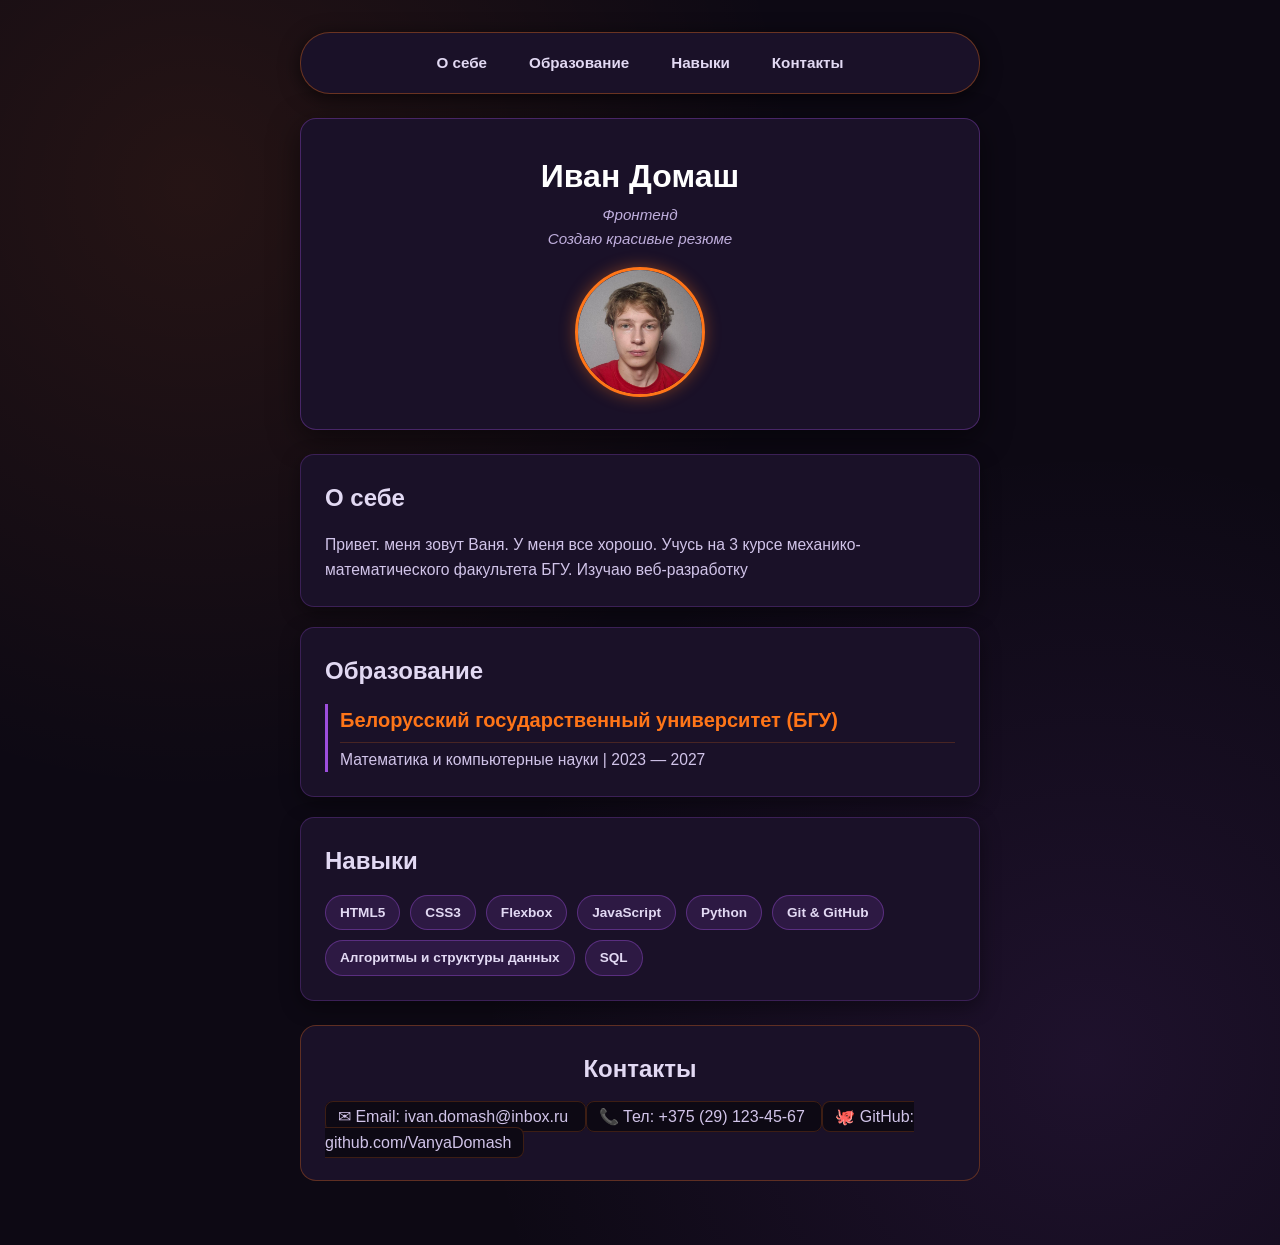
<file: task1/index.html>
<!DOCTYPE html>
<html lang="ru">
<head>
    <meta charset="UTF-8">
    <meta name="viewport" content="width=device-width, initial-scale=1.0">
    <title>Резюме — Иван Домаш</title>
    <link rel="stylesheet" href="style.css">
</head>
<body>

    <nav class="navigation">
        <a href="#about" class="nav-link">О себе</a>
        <a href="#education" class="nav-link">Образование</a>
        <a href="#skills" class="nav-link">Навыки</a>
        <a href="#contacts" class="nav-link">Контакты</a>
    </nav>

    <header class="header">
        <div class="header-info">
            <h1 class="header-name">Иван Домаш</h1>
            <p class="header-title">Фронтенд</p>
            <p class="header-tagline">Создаю красивые резюме</p>
        </div>
        <img class="avatar" src="avatar.jpg" alt="Фотография профиля">
    </header>

    <main class="main-content">

        <article id="about" class="section-card">
            <h2 class="section-title">О себе</h2>
            <p class="bio-text">
                 Привет. меня зовут Ваня. У меня все хорошо. Учусь на 3 курсе механико-математического факультета БГУ. Изучаю веб-разработку
            </p>
        </article>

        <section id="education" class="section-card">
            <h2 class="section-title">Образование</h2>
            <ul class="education-list">
                <li class="education-item">
                    <h3 class="education-institution">Белорусский государственный университет (БГУ)</h3>
                    <p class="education-meta">Математика и компьютерные науки | 2023 — 2027</p>
                </li>
            </ul>
        </section>

        <section id="skills" class="section-card">
            <h2 class="section-title">Навыки</h2>
            <div class="skills-wrapper">
                <span class="skill">HTML5</span>
                <span class="skill">CSS3</span>
                <span class="skill">Flexbox</span>
                <span class="skill">JavaScript</span>
                <span class="skill">Python</span>
                <span class="skill">Git & GitHub</span>
                <span class="skill">Алгоритмы и структуры данных</span>
                <span class="skill">SQL</span>
            </div>
        </section>

    </main>

    <footer id="contacts" class="footer">
        <h2 class="section-title">Контакты</h2>
        <div class="contacts-wrapper">
            <a href="mailto:ivan.domash@inbox.ru" class="contact-link">
                ✉ Email: ivan.domash@inbox.ru
            </a>
            <a href="tel:+375291234567" class="contact-link">
                📞 Тел: +375 (29) 123-45-67
            </a>
            <a href="https://github.com/VanyaDomash" target="_blank" rel="noopener noreferrer" class="contact-link">
                🐙 GitHub: github.com/VanyaDomash
            </a>
        </div>
    </footer>

</body>
</html>
</file>
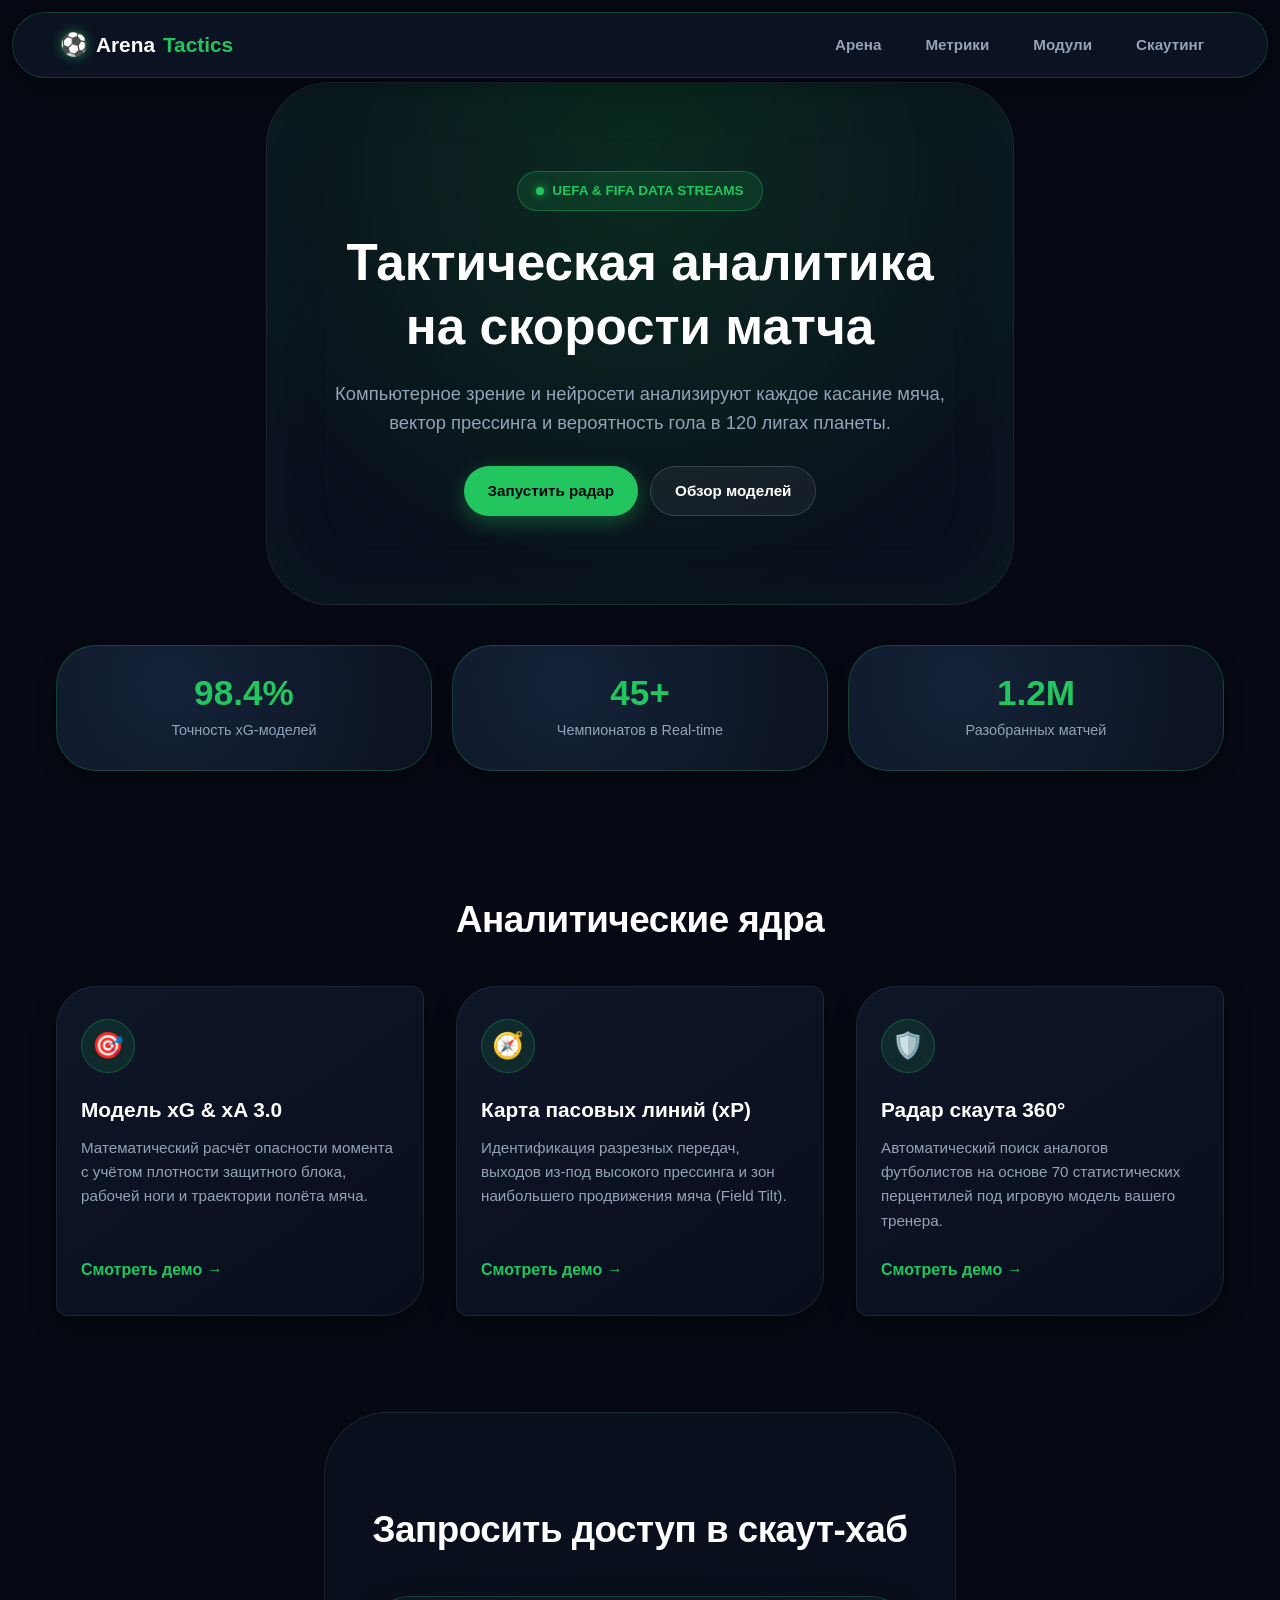
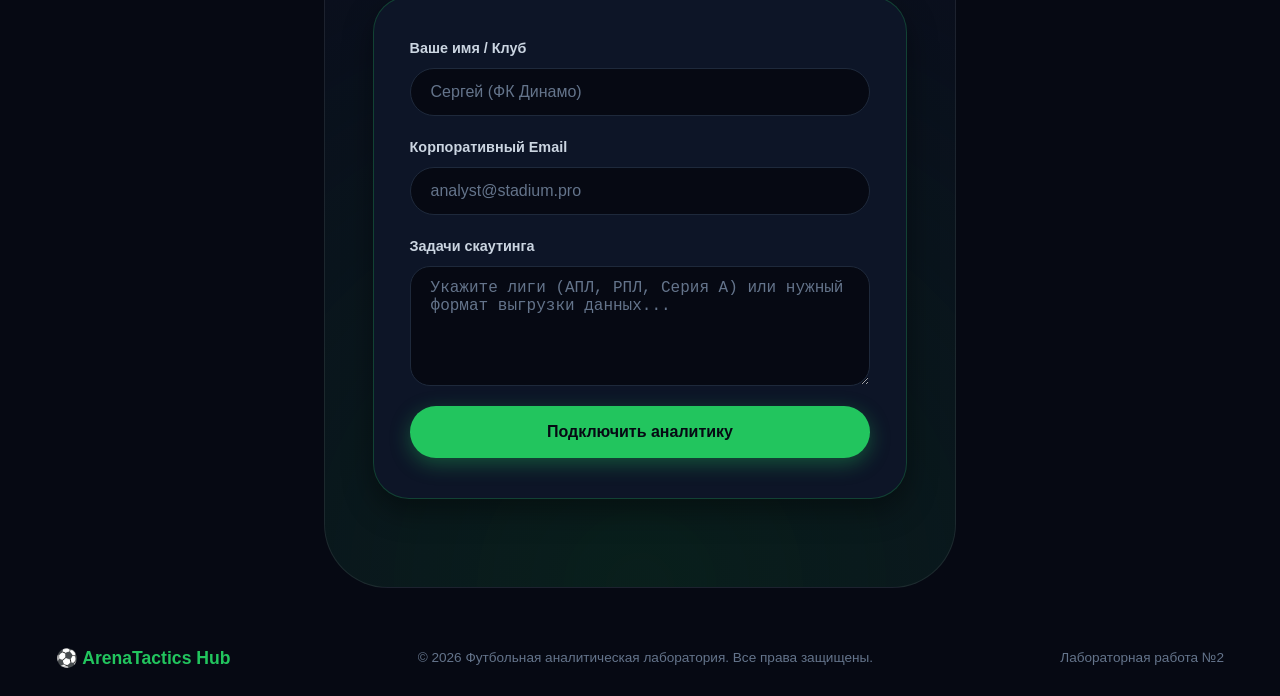
<file: task2/index.html>
<!DOCTYPE html>
<html lang="ru">
<head>
  <meta charset="utf-8">
  <meta name="viewport" content="width=device-width, initial-scale=1">
  <title>ArenaTactics — Футбольная аналитика и xG-скаутинг</title>
  <link rel="stylesheet" href="style.css">
</head>
<body>

  <div class="page-layout">
    
    <!-- ШАПКА: ОБТЕКАЕМЫЙ БАР СО СТАДИОННЫМ СКРУГЛЕНИЕМ -->
    <header class="header-section">
      <div class="container header-container">
        <a href="#" class="logo">
          <span class="logo-ball">⚽</span> Arena<span class="logo-glow">Tactics</span>
        </a>

        <!-- Скрытый чекбокс-переключатель бургера -->
        <input type="checkbox" id="burger-toggle" class="burger-checkbox" aria-label="Открыть мобильное меню">

        <!-- Кнопка-гамбургер (touch-friendly 44x44px) -->
        <label for="burger-toggle" class="burger-btn" aria-label="Кнопка меню">
          <span class="burger-line"></span>
          <span class="burger-line"></span>
          <span class="burger-line"></span>
        </label>

        <!-- Навигационное меню -->
        <nav class="nav-menu">
          <ul class="nav-list">
            <li><a href="#hero" class="nav-link">Арена</a></li>
            <li><a href="#stats" class="nav-link">Метрики</a></li>
            <li><a href="#modules" class="nav-link">Модули</a></li>
            <li><a href="#contact" class="nav-link">Скаутинг</a></li>
          </ul>
        </nav>
      </div>
    </header>

    <!-- ГЕРОЙ-СЕКЦИЯ: КУПОЛ СТАДИОНА (HERO DOME) -->
    <section class="hero-section" id="hero">
      <div class="container hero-container">
        <div class="ball-badge">
          <span class="pulse-dot"></span> UEFA & FIFA Data Streams
        </div>
        <h1 class="hero-title">Тактическая аналитика на скорости матча</h1>
        <p class="hero-desc">
          Компьютерное зрение и нейросети анализируют каждое касание мяча, вектор прессинга и вероятность гола в 120 лигах планеты.
        </p>
        <div class="hero-actions">
          <a href="#contact" class="btn-primary">Запустить радар</a>
          <a href="#modules" class="btn-secondary">Обзор моделей</a>
        </div>
      </div>
    </section>

    <!-- НОВАЯ СЕКЦИЯ: ТУРНИРНЫЕ СФЕРИЧЕСКИЕ ИНДИКАТОРЫ (KPI) -->
    <section class="stats-section" id="stats">
      <div class="container">
        <div class="stats-grid">
          <div class="stat-sphere">
            <span class="stat-value">98.4%</span>
            <span class="stat-label">Точность xG-моделей</span>
          </div>
          <div class="stat-sphere">
            <span class="stat-value">45+</span>
            <span class="stat-label">Чемпионатов в Real-time</span>
          </div>
          <div class="stat-sphere">
            <span class="stat-value">1.2M</span>
            <span class="stat-label">Разобранных матчей</span>
          </div>
        </div>
      </div>
    </section>

    <!-- СЕКЦИЯ МОДУЛЕЙ С ГЕОМЕТРИЕЙ ФУТБОЛЬНОГО МЯЧА -->
    <section class="services-section" id="modules">
      <div class="container">
        <h2 class="section-title">Аналитические ядра</h2>
        <div class="services-grid">
          
          <article class="service-card">
            <div class="card-sphere-icon">🎯</div>
            <h3 class="card-title">Модель xG & xA 3.0</h3>
            <p class="card-text">
              Математический расчёт опасности момента с учётом плотности защитного блока, рабочей ноги и траектории полёта мяча.
            </p>
            <a href="#contact" class="card-link">Смотреть демо &rarr;</a>
          </article>

          <article class="service-card">
            <div class="card-sphere-icon">🧭</div>
            <h3 class="card-title">Карта пасовых линий (xP)</h3>
            <p class="card-text">
              Идентификация разрезных передач, выходов из-под высокого прессинга и зон наибольшего продвижения мяча (Field Tilt).
            </p>
            <a href="#contact" class="card-link">Смотреть демо &rarr;</a>
          </article>

          <article class="service-card">
            <div class="card-sphere-icon">🛡️</div>
            <h3 class="card-title">Радар скаута 360°</h3>
            <p class="card-text">
              Автоматический поиск аналогов футболистов на основе 70 статистических перцентилей под игровую модель вашего тренера.
            </p>
            <a href="#contact" class="card-link">Смотреть демо &rarr;</a>
          </article>

        </div>
      </div>
    </section>

    <!-- СЕКЦИЯ ОБРАТНОЙ СВЯЗИ: СТАДИОННАЯ ОБТЕКАЕМАЯ ФОРМА -->
    <section class="contact-section" id="contact">
      <div class="container">
        <h2 class="section-title">Запросить доступ в скаут-хаб</h2>
        
        <form class="contact-form">
          <div class="form-group">
            <label for="name" class="form-label">Ваше имя / Клуб</label>
            <input type="text" id="name" name="name" class="form-input" placeholder="Сергей (ФК Динамо)" required>
          </div>

          <div class="form-group">
            <label for="email" class="form-label">Корпоративный Email</label>
            <input type="email" id="email" name="email" class="form-input" placeholder="analyst@stadium.pro" required>
          </div>

          <div class="form-group">
            <label for="message" class="form-label">Задачи скаутинга</label>
            <textarea id="message" name="message" class="form-textarea" placeholder="Укажите лиги (АПЛ, РПЛ, Серия А) или нужный формат выгрузки данных..." required></textarea>
          </div>

          <button type="submit" class="btn-submit">Подключить аналитику</button>
        </form>
      </div>
    </section>

    <!-- ПОДВАЛ -->
    <footer class="footer-section">
      <div class="container footer-container">
        <div class="footer-logo">⚽ ArenaTactics Hub</div>
        <p class="footer-text">&copy; 2026 Футбольная аналитическая лаборатория. Все права защищены.</p>
        <p class="footer-text">Лабораторная работа №2</p>
      </div>
    </footer>

  </div>

</body>
</html>
</file>
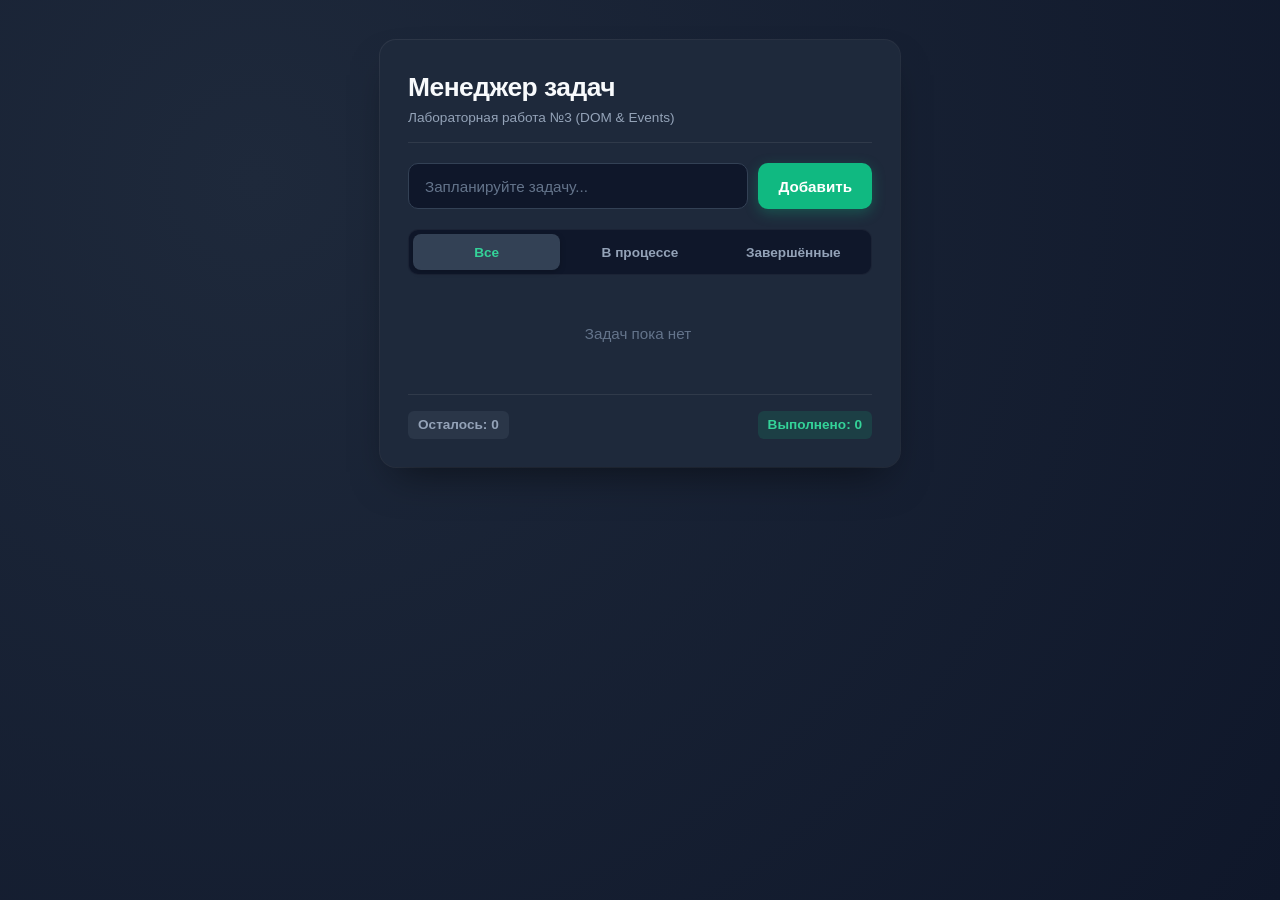
<file: task3/index.html>
<!DOCTYPE html>
<html lang="ru">
<head>
  <meta charset="UTF-8">
  <meta name="viewport" content="width=device-width, initial-scale=1.0">
  <title>Todo List — Лабораторная работа №3</title>
  <link rel="stylesheet" href="style.css">
  <script src="script.js" defer></script>
  <link rel="icon" href="data:,">
</head>
<body>

  <main class="todo-app">
    <header class="app-header">
      <h1 class="app-title">Менеджер задач</h1>
      <p class="app-subtitle">Лабораторная работа №3 (DOM & Events)</p>
    </header>

    <!-- Форма ввода новой задачи -->
    <form class="todo-form" id="todo-form">
      <div class="input-wrapper">
        <input 
          type="text" 
          id="todo-input" 
          class="todo-input" 
          placeholder="Запланируйте задачу..." 
          autocomplete="off"
        >
        <span class="error-message" id="error-message">Введите текст задачи</span>
      </div>
      <button type="submit" class="btn btn-add" id="add-btn">Добавить</button>
    </form>

    <!-- Панель фильтров -->
    <nav class="filter-panel" aria-label="Фильтры задач">
      <button type="button" class="btn-filter active" data-filter="all">Все</button>
      <button type="button" class="btn-filter" data-filter="active">В процессе</button>
      <button type="button" class="btn-filter" data-filter="completed">Завершённые</button>
    </nav>

    <!-- Контейнер для динамического списка задач -->
    <ul class="todo-list" id="todo-list"></ul>

    <!-- Подвал со счётчиками -->
    <footer class="app-footer">
      <span class="counter-badge counter-active" id="items-left">Осталось: 0</span>
      <span class="counter-badge counter-completed" id="items-completed">Выполнено: 0</span>
    </footer>
  </main>

</body>
</html>
</file>
<file: task1/style.css>
* {
  box-sizing: border-box;
  margin: 0;
  padding: 0;
}

body {
  font-family: -apple-system, BlinkMacSystemFont, "Segoe UI", Roboto, sans-serif;
  background-color: #0d0914; /* Темная хеллоуинская ночь */
  background-image: 
    radial-gradient(circle at 15% 15%, rgba(255, 117, 24, 0.1) 0%, transparent 40%),
    radial-gradient(circle at 85% 85%, rgba(157, 78, 221, 0.12) 0%, transparent 40%);
  color: #e2d9f3;
  line-height: 1.6;
  display: flex;
  flex-direction: column;
  align-items: center;
  min-height: 100vh;
  padding: 32px 16px 64px;
  gap: 24px;
}

/* Принудительный размер фото, чтобы не растягивалось */
img {
  width: 130px;
  height: 130px;
  max-width: 130px;
  max-height: 130px;
  object-fit: cover;
  border-radius: 50%;
  display: block;
  border: 3px solid #ff7518;
  box-shadow: 0 0 16px rgba(255, 117, 24, 0.4);
}

/* =========================================================
   2. НАВИГАЦИЯ (FLEXBOX В РЯД)
   ========================================================= */
nav {
  display: flex;
  flex-direction: row;
  justify-content: center;
  align-items: center;
  flex-wrap: wrap;
  gap: 14px;
  width: 100%;
  max-width: 680px;
  padding: 12px 20px;
  background-color: #1a1128;
  border: 1px solid rgba(255, 117, 24, 0.35);
  border-radius: 30px;
  box-shadow: 0 4px 20px rgba(0, 0, 0, 0.6);
}

nav a {
  color: #e2d9f3;
  text-decoration: none;
  font-size: 0.95rem;
  font-weight: 600;
  padding: 6px 14px;
  border-radius: 20px;
  transition: all 0.2s ease;
}

nav a:hover {
  color: #0d0914;
  background-color: #ff7518;
  box-shadow: 0 0 10px rgba(255, 117, 24, 0.5);
}

/* =========================================================
   3. ШАПКА / HEADER
   ========================================================= */
header {
  display: flex;
  flex-direction: column;
  align-items: center;
  justify-content: center;
  text-align: center;
  gap: 16px;
  width: 100%;
  max-width: 680px;
  padding: 32px 24px;
  background-color: #1a1128;
  border: 1px solid rgba(157, 78, 221, 0.35);
  border-radius: 16px;
  box-shadow: 0 8px 30px rgba(0, 0, 0, 0.5);
}

header h1 {
  font-size: 2rem;
  font-weight: 700;
  color: #ffffff;
}

header h2 {
  font-size: 1.15rem;
  font-weight: 600;
  color: #ff7518;
}

header p {
  font-size: 0.95rem;
  color: #bfaedc;
  font-style: italic;
  max-width: 480px;
}

/* =========================================================
   4. ОСНОВНЫЕ СЕКЦИИ
   ========================================================= */
main {
  display: flex;
  flex-direction: column;
  gap: 20px;
  width: 100%;
  max-width: 680px;
}

section, article {
  display: flex;
  flex-direction: column;
  gap: 14px;
  padding: 24px;
  background-color: #1a1128;
  border: 1px solid rgba(157, 78, 221, 0.25);
  border-radius: 14px;
  box-shadow: 0 6px 20px rgba(0, 0, 0, 0.4);
}

h3 {
  font-size: 1.25rem;
  font-weight: 700;
  color: #ff7518;
  border-bottom: 1px solid rgba(255, 117, 24, 0.2);
  padding-bottom: 6px;
}

p {
  color: #d1c4e9;
  font-size: 0.98rem;
}

/* Списки */
ul, ol {
  display: flex;
  flex-direction: column;
  gap: 12px;
  list-style: none;
}

li {
  display: flex;
  flex-direction: column;
  gap: 4px;
  padding-left: 12px;
  border-left: 3px solid #9d4edd;
}

/* Чипсы / Навыки */
section div, article div {
  display: flex;
  flex-direction: row;
  flex-wrap: wrap;
  gap: 10px;
}

span {
  display: inline-flex;
  align-items: center;
  padding: 6px 14px;
  background-color: rgba(157, 78, 221, 0.15);
  color: #e2d9f3;
  border: 1px solid rgba(157, 78, 221, 0.4);
  border-radius: 20px;
  font-size: 0.85rem;
  font-weight: 600;
  transition: all 0.2s ease;
}

span:hover {
  background-color: #ff7518;
  color: #0d0914;
  border-color: #ff7518;
}

/* =========================================================
   5. ПОДВАЛ / КОНТАКТЫ
   ========================================================= */
footer {
  display: flex;
  flex-direction: column;
  align-items: center;
  gap: 16px;
  width: 100%;
  max-width: 680px;
  padding: 24px;
  background-color: #1a1128;
  border: 1px solid rgba(255, 117, 24, 0.3);
  border-radius: 16px;
}

footer a {
  color: #d1c4e9;
  text-decoration: none;
  padding: 6px 12px;
  background-color: #0d0914;
  border-radius: 8px;
  border: 1px solid rgba(255, 117, 24, 0.2);
  transition: all 0.2s ease;
}

footer a:hover {
  color: #ffffff;
  border-color: #ff7518;
  background-color: rgba(255, 117, 24, 0.2);
}
</file>
<file: task2/style.css>
/* ==========================================================================
   0. СБРОС И БАЗОВЫЕ НАСТРОЙКИ (DARK FOOTBALL STADIUM THEME)
   ========================================================================== */
*,
*::before,
*::after {
  box-sizing: border-box;
  margin: 0;
  padding: 0;
}

body {
  font-family: -apple-system, BlinkMacSystemFont, "Segoe UI", Roboto, "Helvetica Neue", Arial, sans-serif;
  line-height: 1.6;
  color: #f1f5f9;
  background-color: #060913; /* Глубокий ночной газон */
  overflow-x: hidden;
}

a {
  color: inherit;
  text-decoration: none;
}

ul {
  list-style: none;
}

/* ==========================================================================
   1. СТРУКТУРНАЯ СЕТКА СТРАНИЦЫ (CSS GRID) — MOBILE FIRST (до 767px)
   ========================================================================== */
.page-layout {
  display: grid;
  grid-template-columns: 100%;
  grid-template-rows: auto auto auto 1fr auto auto;
  grid-template-areas:
    "header"
    "hero"
    "stats"
    "services"
    "contact"
    "footer";
  min-height: 100vh;
  gap: 16px;
}

.header-section   { grid-area: header; }
.hero-section     { grid-area: hero; }
.stats-section    { grid-area: stats; }
.services-section { grid-area: services; }
.contact-section  { grid-area: contact; }
.footer-section   { grid-area: footer; }

.container {
  width: 100%;
  max-width: 1200px;
  margin: 0 auto;
  padding: 0 16px;
}

.section-title {
  font-size: 1.85rem;
  font-weight: 800;
  text-align: center;
  margin-bottom: 28px;
  color: #ffffff;
  letter-spacing: -0.5px;
}

/* ==========================================================================
   2. ШАПКА: СТАДИОННАЯ ОБТЕКАЕМАЯ КАПСУЛА И БУРГЕР НА ЧИСТОМ CSS
   ========================================================================== */
.header-section {
  position: sticky;
  top: 12px;
  margin: 0 12px;
  border-radius: 40px; /* Скругление капсулы */
  background: rgba(13, 20, 36, 0.88);
  backdrop-filter: blur(12px);
  border: 1px solid rgba(34, 197, 94, 0.25);
  box-shadow: 0 8px 32px rgba(0, 0, 0, 0.4);
  z-index: 1000;
}

.header-container {
  display: flex;
  align-items: center;
  justify-content: space-between;
  height: 64px;
  padding: 0 20px;
  position: relative;
}

.logo {
  font-size: 1.3rem;
  font-weight: 800;
  color: #ffffff;
  display: inline-flex;
  align-items: center;
  gap: 8px;
}

.logo-ball {
  font-size: 1.4rem;
  filter: drop-shadow(0 0 6px rgba(34, 197, 94, 0.6));
}

.logo-glow {
  color: #22c55e; /* Электрический салатовый цвет газона */
}

/* Скрытый чекбокс-триггер */
.burger-checkbox {
  position: absolute;
  opacity: 0;
  pointer-events: none;
}

/* Кнопка бургера (touch-friendly >= 44x44px) */
.burger-btn {
  display: flex;
  flex-direction: column;
  justify-content: center;
  align-items: center;
  gap: 5px;
  width: 44px;
  height: 44px;
  border-radius: 50%; /* Сферическая кнопка */
  background: rgba(34, 197, 94, 0.1);
  border: 1px solid rgba(34, 197, 94, 0.3);
  cursor: pointer;
  z-index: 1001;
}

.burger-line {
  display: block;
  width: 20px;
  height: 2.5px;
  background-color: #22c55e;
  border-radius: 4px;
  transition: transform 0.3s ease, opacity 0.3s ease;
}

/* Мобильное всплывающее меню */
.nav-menu {
  display: none;
  position: absolute;
  top: 72px;
  left: 0;
  width: 100%;
  background: #0d1424;
  border-radius: 28px; /* Скругление меню */
  padding: 24px 16px;
  border: 1px solid rgba(34, 197, 94, 0.3);
  box-shadow: 0 16px 40px rgba(0, 0, 0, 0.7);
}

.nav-list {
  display: flex;
  flex-direction: column;
  align-items: center;
  gap: 16px;
}

.nav-link {
  font-size: 1.05rem;
  font-weight: 600;
  color: #94a3b8;
  padding: 8px 16px;
  border-radius: 20px;
  min-height: 44px;
  display: flex;
  align-items: center;
  transition: color 0.25s ease, background-color 0.25s ease;
}

.nav-link:hover {
  color: #22c55e;
  background-color: rgba(34, 197, 94, 0.1);
}

/* Checkbox Hack для раскрытия */
.burger-checkbox:checked ~ .nav-menu {
  display: block;
}

/* Анимация полосок бургера в крестик */
.burger-checkbox:checked ~ .burger-btn .burger-line:nth-child(1) {
  transform: translateY(7.5px) rotate(45deg);
}

.burger-checkbox:checked ~ .burger-btn .burger-line:nth-child(2) {
  opacity: 0;
}

.burger-checkbox:checked ~ .burger-btn .burger-line:nth-child(3) {
  transform: translateY(-7.5px) rotate(-45deg);
}

/* ==========================================================================
   3. ГЕРОЙ-СЕКЦИЯ: КУПОЛ СТАДИОНА (HERO DOME)
   ========================================================================== */
.hero-section {
  padding: 56px 16px;
  margin: 0 12px;
  border-radius: 48px; /* Купольное скругление */
  background: radial-gradient(circle at 50% 15%, rgba(34, 197, 94, 0.18) 0%, #0a0f1d 80%);
  border: 1px solid rgba(255, 255, 255, 0.08);
  box-shadow: inset 0 0 80px rgba(34, 197, 94, 0.06);
}

.hero-container {
  display: flex;
  flex-direction: column;
  align-items: center;
  text-align: center;
  gap: 20px;
}

.ball-badge {
  display: inline-flex;
  align-items: center;
  gap: 8px;
  padding: 8px 18px;
  border-radius: 9999px; /* Форма таблетки/капсулы */
  font-size: 0.85rem;
  font-weight: 700;
  color: #22c55e;
  background: rgba(34, 197, 94, 0.12);
  border: 1px solid rgba(34, 197, 94, 0.35);
  text-transform: uppercase;
}

.pulse-dot {
  width: 8px;
  height: 8px;
  background: #22c55e;
  border-radius: 50%;
  box-shadow: 0 0 10px #22c55e;
}

.hero-title {
  font-size: 2.1rem;
  font-weight: 900;
  line-height: 1.25;
  color: #ffffff;
  max-width: 650px;
}

.hero-desc {
  font-size: 1rem;
  color: #94a3b8;
  max-width: 540px;
}

.hero-actions {
  display: flex;
  flex-direction: column;
  gap: 12px;
  width: 100%;
  max-width: 320px;
  margin-top: 8px;
}

.btn-primary,
.btn-secondary {
  display: inline-flex;
  align-items: center;
  justify-content: center;
  min-height: 48px;
  padding: 12px 24px;
  border-radius: 9999px; /* Сферические кнопки */
  font-weight: 700;
  font-size: 0.95rem;
  transition: transform 0.25s ease, background-color 0.25s ease, box-shadow 0.25s ease;
}

.btn-primary {
  background: #22c55e;
  color: #060913;
  box-shadow: 0 6px 20px rgba(34, 197, 94, 0.35);
}

.btn-primary:hover {
  background: #16a34a;
  transform: translateY(-2px);
  box-shadow: 0 8px 25px rgba(34, 197, 94, 0.5);
}

.btn-secondary {
  background: rgba(255, 255, 255, 0.05);
  color: #ffffff;
  border: 1px solid rgba(255, 255, 255, 0.15);
}

.btn-secondary:hover {
  background: rgba(255, 255, 255, 0.12);
  transform: translateY(-2px);
}

/* ==========================================================================
   4. СФЕРИЧЕСКИЕ ИНДИКАТОРЫ МЕТРИК (STATS SPHERES)
   ========================================================================== */
.stats-section {
  padding: 24px 0;
}

.stats-grid {
  display: grid;
  grid-template-columns: 1fr;
  gap: 16px;
}

.stat-sphere {
  display: flex;
  flex-direction: column;
  align-items: center;
  justify-content: center;
  padding: 28px 20px;
  background: radial-gradient(circle at 30% 30%, #152238 0%, #0b1220 100%);
  border-radius: 40px; /* Обтекаемая форма */
  border: 1px solid rgba(34, 197, 94, 0.25);
  box-shadow: 0 8px 20px rgba(0, 0, 0, 0.3);
  text-align: center;
  transition: transform 0.3s ease, border-color 0.3s ease;
}

.stat-sphere:hover {
  transform: translateY(-3px) scale(1.02);
  border-color: #22c55e;
}

.stat-value {
  font-size: 2.2rem;
  font-weight: 900;
  color: #22c55e;
  line-height: 1.1;
  margin-bottom: 6px;
}

.stat-label {
  font-size: 0.9rem;
  color: #94a3b8;
  font-weight: 500;
}

/* ==========================================================================
   5. КАРТОЧКИ МОДУЛЕЙ: ФУТБОЛЬНЫЙ СРЕЗ (BALL-PATCH CARDS)
   ========================================================================== */
.services-section {
  padding: 48px 0;
}

.services-grid {
  display: grid;
  grid-template-columns: 1fr;
  gap: 20px;
}

.service-card {
  display: flex;
  flex-direction: column;
  justify-content: space-between;
  background: linear-gradient(145deg, #0e1628 0%, #090e1c 100%);
  padding: 32px 24px;
  /* Асимметричное скругление в стиле панелей футбольного мяча */
  border-radius: 40px 12px 40px 12px;
  border: 1px solid rgba(255, 255, 255, 0.08);
  box-shadow: 0 10px 25px rgba(0, 0, 0, 0.35);
  transition: transform 0.3s ease, box-shadow 0.3s ease, border-color 0.3s ease;
}

/* Плавный переход и увеличение карточки при hover по требованию п.6 */
.service-card:hover {
  transform: translateY(-4px) scale(1.02);
  border-color: #22c55e;
  box-shadow: 0 16px 36px rgba(34, 197, 94, 0.18);
}

.card-sphere-icon {
  width: 54px;
  height: 54px;
  border-radius: 50%; /* Сферическая иконка */
  background: rgba(34, 197, 94, 0.12);
  border: 1px solid rgba(34, 197, 94, 0.3);
  display: flex;
  align-items: center;
  justify-content: center;
  font-size: 1.6rem;
  margin-bottom: 20px;
}

.card-title {
  font-size: 1.3rem;
  font-weight: 800;
  color: #ffffff;
  margin-bottom: 10px;
}

.card-text {
  font-size: 0.95rem;
  color: #94a3b8;
  margin-bottom: 24px;
  flex-grow: 1;
}

.card-link {
  font-weight: 700;
  color: #22c55e;
  display: inline-flex;
  align-items: center;
  gap: 6px;
  transition: gap 0.2s ease, color 0.2s ease;
}

.card-link:hover {
  color: #4ade80;
  gap: 10px;
}

/* ==========================================================================
   6. ФОРМА ОБРАТНОЙ СВЯЗИ: СТАДИОННАЯ ЧАША
   ========================================================================== */
.contact-section {
  padding: 56px 16px;
  margin: 0 12px;
  border-radius: 48px; /* Закруглённая форма арены */
  background: radial-gradient(circle at 50% 100%, rgba(34, 197, 94, 0.12) 0%, #0a0f1d 80%);
  border: 1px solid rgba(255, 255, 255, 0.08);
}

.contact-form {
  display: flex;
  flex-direction: column;
  gap: 20px;
  background: #0d1527;
  padding: 32px 20px;
  border-radius: 36px; /* Обтекаемая внутренняя форма */
  border: 1px solid rgba(34, 197, 94, 0.25);
  max-width: 580px;
  margin: 0 auto;
  box-shadow: 0 12px 30px rgba(0, 0, 0, 0.4);
}

.form-group {
  display: flex;
  flex-direction: column;
  gap: 8px;
}

.form-label {
  font-size: 0.9rem;
  font-weight: 700;
  color: #cbd5e1;
}

.form-input,
.form-textarea {
  width: 100%;
  min-height: 48px;
  padding: 12px 20px;
  border-radius: 24px; /* Круглые поля ввода */
  border: 1.5px solid #1e293b;
  font-size: 1rem;
  color: #ffffff;
  background-color: #060913;
  transition: border-color 0.2s ease, box-shadow 0.2s ease;
}

.form-input::placeholder,
.form-textarea::placeholder {
  color: #64748b;
}

.form-textarea {
  min-height: 120px;
  border-radius: 20px;
  resize: vertical;
}

/* Состояния :hover и :focus */
.form-input:hover,
.form-textarea:hover {
  border-color: #334155;
}

.form-input:focus,
.form-textarea:focus {
  outline: none;
  border-color: #22c55e;
  box-shadow: 0 0 0 3px rgba(34, 197, 94, 0.25);
}

.btn-submit {
  display: inline-flex;
  align-items: center;
  justify-content: center;
  min-height: 52px;
  padding: 14px 28px;
  border-radius: 9999px; /* Сферическая кнопка отправки */
  background: #22c55e;
  color: #060913;
  border: none;
  font-size: 1rem;
  font-weight: 800;
  cursor: pointer;
  box-shadow: 0 6px 20px rgba(34, 197, 94, 0.35);
  transition: background-color 0.2s ease, transform 0.2s ease, box-shadow 0.2s ease;
}

.btn-submit:hover {
  background: #16a34a;
  transform: translateY(-2px);
  box-shadow: 0 8px 25px rgba(34, 197, 94, 0.5);
}

.btn-submit:focus {
  outline: none;
  box-shadow: 0 0 0 4px rgba(34, 197, 94, 0.4);
}

/* ==========================================================================
   7. ПОДВАЛ
   ========================================================================== */
.footer-section {
  padding: 40px 16px 24px;
  text-align: center;
}

.footer-container {
  display: flex;
  flex-direction: column;
  align-items: center;
  gap: 12px;
}

.footer-logo {
  font-size: 1.1rem;
  font-weight: 800;
  color: #22c55e;
}

.footer-text {
  font-size: 0.85rem;
  color: #64748b;
}

/* ==========================================================================
   8. ВТОРАЯ ТОЧКА АДАПТИВА: ПЛАНШЕТ (768px – 1199px)
   ========================================================================== */
@media (min-width: 768px) {
  .section-title {
    font-size: 2.3rem;
    margin-bottom: 36px;
  }

  /* Скрываем мобильный бургер */
  .burger-btn {
    display: none;
  }

  /* Разворачиваем навигацию в строку */
  .nav-menu {
    display: flex !important;
    position: static;
    width: auto;
    padding: 0;
    box-shadow: none;
    border: none;
    background: transparent;
  }

  .nav-list {
    flex-direction: row;
    gap: 12px;
  }

  .nav-link {
    font-size: 0.95rem;
    min-height: auto;
  }

  .hero-actions {
    flex-direction: row;
    justify-content: center;
    max-width: none;
  }

  /* Сетка сфер KPI: 3 в ряд */
  .stats-grid {
    grid-template-columns: repeat(3, 1fr);
    gap: 20px;
  }

  /* Сетка карточек: 2 колонки на планшете */
  .services-grid {
    grid-template-columns: repeat(2, 1fr);
    gap: 24px;
  }

  .contact-form {
    padding: 40px 36px;
  }

  .footer-container {
    flex-direction: row;
    justify-content: space-between;
  }
}

/* ==========================================================================
   9. ТРЕТЬЯ ТОЧКА АДАПТИВА: ДЕСКТОП (от 1200px)
   ========================================================================== */
@media (min-width: 1200px) {
  .hero-section {
    padding: 88px 32px;
    margin: 0 auto;
    max-width: 1200px;
    border-radius: 64px; /* Глубокое купольное скругление */
  }

  .hero-title {
    font-size: 3.2rem;
  }

  .hero-desc {
    font-size: 1.15rem;
    max-width: 650px;
  }

  /* Сетка карточек: 3 колонки на десктопе */
  .services-grid {
    grid-template-columns: repeat(3, 1fr);
    gap: 32px;
  }

  .services-section {
    padding: 80px 0;
  }

  .contact-section {
    padding: 88px 32px;
    margin: 0 auto;
    max-width: 1200px;
    border-radius: 64px;
  }
}
</file>
<file: task3/style.css>
* {
  box-sizing: border-box;
  margin: 0;
  padding: 0;
}

body {
  font-family: -apple-system, BlinkMacSystemFont, "Segoe UI", Roboto, "Helvetica Neue", Arial, sans-serif;
  background: radial-gradient(circle at 20% 20%, #1e293b 0%, #0f172a 100%);
  min-height: 100vh;
  color: #e2e8f0;
  line-height: 1.5;
  padding: 40px 16px;
  display: flex;
  justify-content: center;
  align-items: flex-start;
}

.todo-app {
  width: 100%;
  max-width: 520px;
  background-color: #1e293b;
  border-radius: 16px;
  box-shadow: 0 20px 40px -15px rgba(0, 0, 0, 0.5), 0 0 0 1px rgba(255, 255, 255, 0.08);
  padding: 28px;
  display: flex;
  flex-direction: column;
  gap: 20px;
}

.app-header {
  border-bottom: 1px solid rgba(255, 255, 255, 0.08);
  padding-bottom: 14px;
}

.app-title {
  font-size: 1.65rem;
  font-weight: 700;
  color: #f8fafc;
  letter-spacing: -0.5px;
}

.app-subtitle {
  font-size: 0.85rem;
  color: #94a3b8;
}

/* Форма добавления */
.todo-form {
  display: flex;
  gap: 10px;
  align-items: flex-start;
}

.input-wrapper {
  position: relative;
  flex: 1;
}

.todo-input {
  width: 100%;
  min-height: 46px;
  padding: 10px 16px;
  background-color: #0f172a;
  border: 1.5px solid #334155;
  border-radius: 10px;
  font-size: 0.95rem;
  color: #f8fafc;
  font-family: inherit;
  transition: border-color 0.2s, box-shadow 0.2s;
}

.todo-input::placeholder {
  color: #64748b;
}

.todo-input:focus {
  outline: none;
  border-color: #10b981;
  box-shadow: 0 0 0 3px rgba(16, 185, 129, 0.2);
}

.todo-input.input-error {
  border-color: #f43f5e;
  box-shadow: 0 0 0 3px rgba(244, 63, 94, 0.2);
}

.error-message {
  display: none;
  font-size: 0.8rem;
  color: #fb7185;
  margin-top: 6px;
  font-weight: 500;
}

.error-message.visible {
  display: block;
}

.btn {
  min-height: 46px;
  padding: 0 20px;
  border: none;
  border-radius: 10px;
  font-weight: 600;
  font-size: 0.95rem;
  cursor: pointer;
  transition: background-color 0.2s, transform 0.1s, box-shadow 0.2s;
}

.btn:active {
  transform: scale(0.97);
}

.btn-add {
  background-color: #10b981;
  color: #ffffff;
  box-shadow: 0 4px 14px rgba(16, 185, 129, 0.3);
}

.btn-add:hover {
  background-color: #059669;
}

/* Фильтры */
.filter-panel {
  display: flex;
  gap: 6px;
  background-color: #0f172a;
  padding: 4px;
  border-radius: 10px;
  border: 1px solid rgba(255, 255, 255, 0.05);
}

.btn-filter {
  flex: 1;
  min-height: 36px;
  background: transparent;
  border: none;
  border-radius: 8px;
  font-size: 0.85rem;
  font-weight: 600;
  color: #94a3b8;
  cursor: pointer;
  transition: all 0.2s ease;
}

.btn-filter:hover {
  color: #f8fafc;
}

.btn-filter.active {
  background-color: #334155;
  color: #34d399;
  box-shadow: 0 2px 6px rgba(0, 0, 0, 0.2);
}

/* Список задач */
.todo-list {
  list-style: none;
  display: flex;
  flex-direction: column;
  gap: 10px;
  max-height: 380px;
  overflow-y: auto;
  padding-right: 4px;
}

.todo-item {
  display: flex;
  align-items: center;
  justify-content: space-between;
  padding: 12px 14px;
  background-color: #0f172a;
  border: 1px solid #334155;
  border-radius: 10px;
  gap: 12px;
  transition: border-color 0.2s, background-color 0.2s;
}

.todo-item:hover {
  border-color: #475569;
}

.todo-content {
  display: flex;
  align-items: center;
  gap: 12px;
  flex: 1;
  cursor: pointer;
  user-select: none;
}

.todo-checkbox {
  width: 20px;
  height: 20px;
  cursor: pointer;
  accent-color: #10b981;
}

.todo-text {
  font-size: 0.95rem;
  color: #f1f5f9;
  word-break: break-word;
  transition: color 0.2s, text-decoration 0.2s;
}

/* Завершённая задача */
.todo-item.completed {
  background-color: rgba(15, 23, 42, 0.6);
  border-color: rgba(255, 255, 255, 0.05);
}

.todo-item.completed .todo-text {
  text-decoration: line-through;
  color: #64748b;
}

/* Кнопка удаления */
.btn-delete {
  background: transparent;
  border: none;
  color: #64748b;
  font-size: 1.3rem;
  width: 32px;
  height: 32px;
  display: inline-flex;
  align-items: center;
  justify-content: center;
  border-radius: 8px;
  cursor: pointer;
  transition: color 0.2s, background-color 0.2s;
}

.btn-delete:hover {
  color: #fb7185;
  background-color: rgba(244, 63, 94, 0.15);
}

.empty-state {
  text-align: center;
  padding: 28px 0;
  color: #64748b;
  font-size: 0.95rem;
}

/* Подвал со счётчиками */
.app-footer {
  display: flex;
  justify-content: space-between;
  align-items: center;
  border-top: 1px solid rgba(255, 255, 255, 0.08);
  padding-top: 16px;
  font-size: 0.85rem;
}

.counter-badge {
  padding: 4px 10px;
  border-radius: 6px;
  font-weight: 600;
}

.counter-active {
  background-color: rgba(148, 163, 184, 0.1);
  color: #94a3b8;
}

.counter-completed {
  background-color: rgba(16, 185, 129, 0.15);
  color: #34d399;
}
</file>
